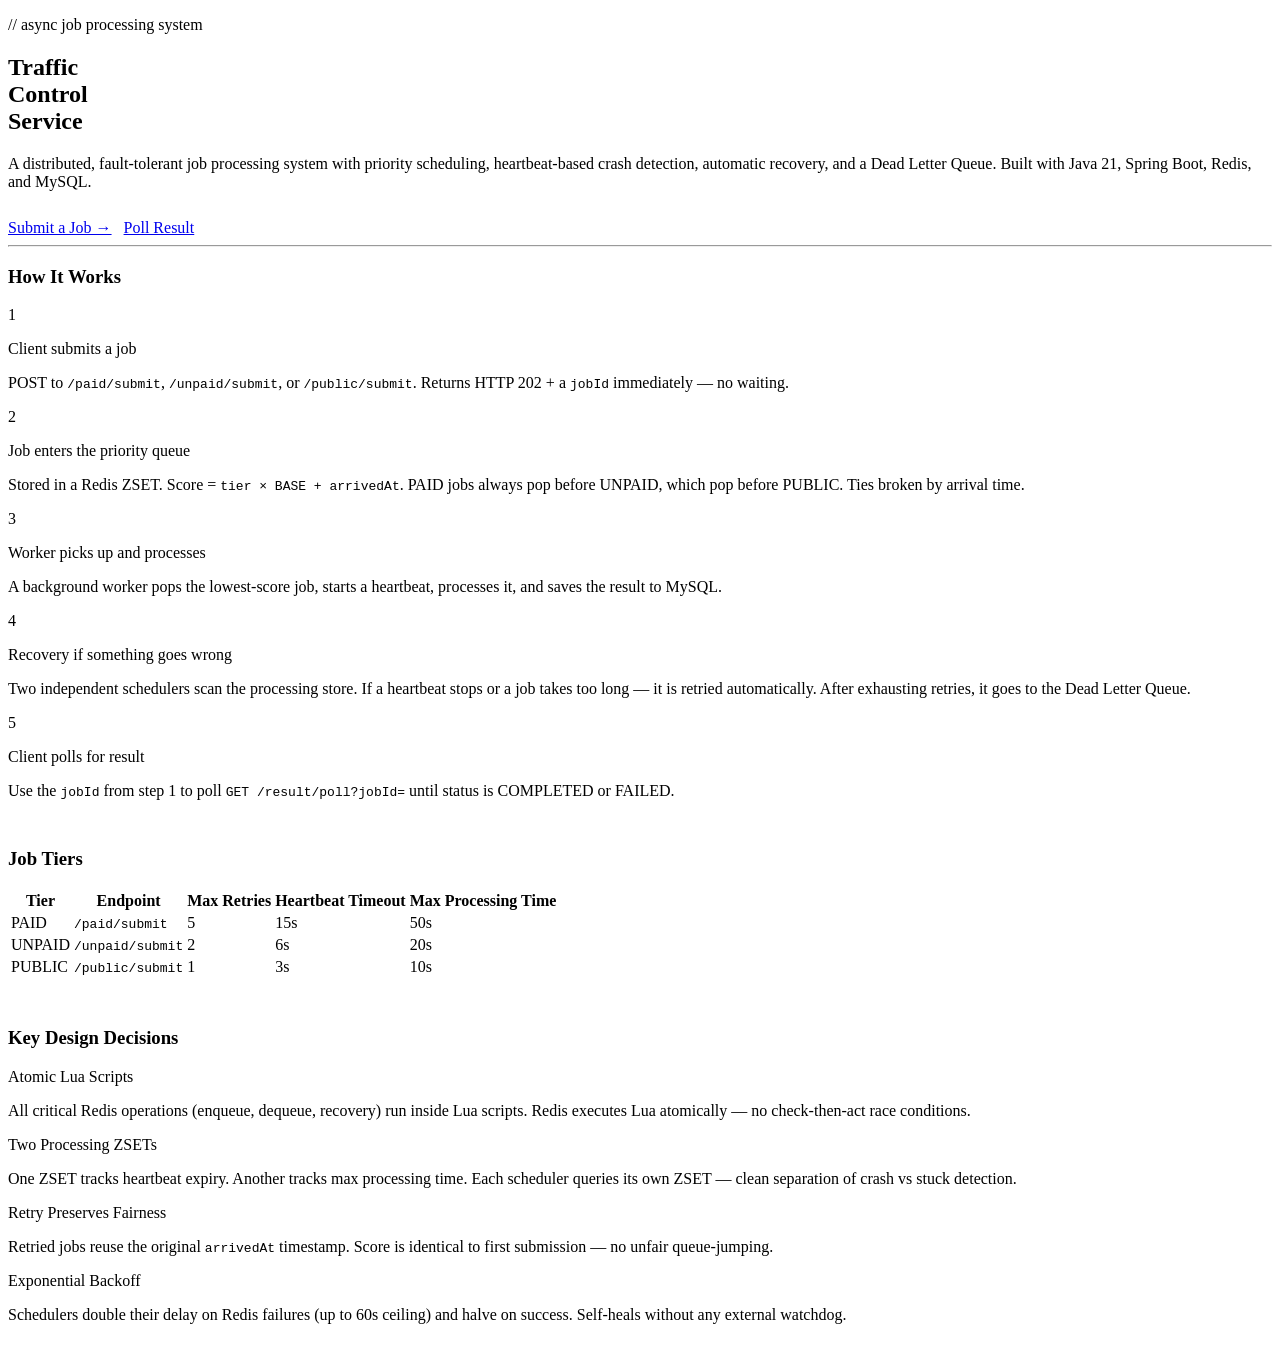
<file: src/main/resources/templates/index.html>
<!DOCTYPE html>
<html xmlns:th="http://www.thymeleaf.org" lang="en">
<head>
    <meta charset="UTF-8"/>
    <meta name="viewport" content="width=device-width, initial-scale=1.0"/>
    <title>Traffic Control Service</title>
    <link rel="stylesheet" th:href="@{/css/style.css}"/>
    <link rel="icon" type="image/svg+xml" th:href="@{/favicon.svg}"/>
</head>
<body>

<div th:replace="~{fragments/navbar :: navbar(activePage='intro')}"></div>

<main>
    <section class="hero">
        <p class="hero-label">// async job processing system</p>
        <h1>Traffic<br/>Control<br/>Service</h1>
        <p class="hero-sub">
            A distributed, fault-tolerant job processing system with priority scheduling,
            heartbeat-based crash detection, automatic recovery, and a Dead Letter Queue.
            Built with Java 21, Spring Boot, Redis, and MySQL.
        </p>
        <div style="display:flex; gap:0.75rem; margin-top:1.75rem; flex-wrap:wrap;">
            <a href="/submit" class="btn btn-primary">Submit a Job →</a>
            <a href="/poll"   class="btn btn-outline">Poll Result</a>
        </div>
    </section>

    <hr class="divider"/>

    <!-- HOW IT WORKS -->
    <section style="margin-bottom:3rem;">
        <h3>How It Works</h3>
        <div class="card" style="margin-top:0.75rem;">
            <div class="flow-step">
                <span class="step-num">1</span>
                <div class="step-content">
                    <p class="result-value">Client submits a job</p>
                    <p>POST to <code>/paid/submit</code>, <code>/unpaid/submit</code>, or <code>/public/submit</code>. Returns HTTP 202 + a <code>jobId</code> immediately — no waiting.</p>
                </div>
            </div>
            <div class="flow-step">
                <span class="step-num">2</span>
                <div class="step-content">
                    <p class="result-value">Job enters the priority queue</p>
                    <p>Stored in a Redis ZSET. Score = <code>tier × BASE + arrivedAt</code>. PAID jobs always pop before UNPAID, which pop before PUBLIC. Ties broken by arrival time.</p>
                </div>
            </div>
            <div class="flow-step">
                <span class="step-num">3</span>
                <div class="step-content">
                    <p class="result-value">Worker picks up and processes</p>
                    <p>A background worker pops the lowest-score job, starts a heartbeat, processes it, and saves the result to MySQL.</p>
                </div>
            </div>
            <div class="flow-step">
                <span class="step-num">4</span>
                <div class="step-content">
                    <p class="result-value">Recovery if something goes wrong</p>
                    <p>Two independent schedulers scan the processing store. If a heartbeat stops or a job takes too long — it is retried automatically. After exhausting retries, it goes to the Dead Letter Queue.</p>
                </div>
            </div>
            <div class="flow-step">
                <span class="step-num">5</span>
                <div class="step-content">
                    <p class="result-value">Client polls for result</p>
                    <p>Use the <code>jobId</code> from step 1 to poll <code>GET /result/poll?jobId=</code> until status is COMPLETED or FAILED.</p>
                </div>
            </div>
        </div>
    </section>

    <!-- TIERS -->
    <section style="margin-bottom:3rem;">
        <h3>Job Tiers</h3>
        <div class="card" style="margin-top:0.75rem; padding:0; overflow:hidden;">
            <table>
                <thead>
                <tr>
                    <th>Tier</th>
                    <th>Endpoint</th>
                    <th>Max Retries</th>
                    <th>Heartbeat Timeout</th>
                    <th>Max Processing Time</th>
                </tr>
                </thead>
                <tbody>
                <tr>
                    <td><span class="badge badge-green">PAID</span></td>
                    <td><code>/paid/submit</code></td>
                    <td>5</td>
                    <td>15s</td>
                    <td>50s</td>
                </tr>
                <tr>
                    <td><span class="badge badge-blue">UNPAID</span></td>
                    <td><code>/unpaid/submit</code></td>
                    <td>2</td>
                    <td>6s</td>
                    <td>20s</td>
                </tr>
                <tr>
                    <td><span class="badge badge-muted">PUBLIC</span></td>
                    <td><code>/public/submit</code></td>
                    <td>1</td>
                    <td>3s</td>
                    <td>10s</td>
                </tr>
                </tbody>
            </table>
        </div>
    </section>

    <!-- KEY DESIGN DECISIONS -->
    <section style="margin-bottom:3rem;">
        <h3>Key Design Decisions</h3>
        <div class="grid-2" style="margin-top:0.75rem;">
            <div class="card">
                <p class="result-value" style="margin-bottom:0.4rem;">Atomic Lua Scripts</p>
                <p>All critical Redis operations (enqueue, dequeue, recovery) run inside Lua scripts. Redis executes Lua atomically — no check-then-act race conditions.</p>
            </div>
            <div class="card">
                <p class="result-value" style="margin-bottom:0.4rem;">Two Processing ZSETs</p>
                <p>One ZSET tracks heartbeat expiry. Another tracks max processing time. Each scheduler queries its own ZSET — clean separation of crash vs stuck detection.</p>
            </div>
            <div class="card">
                <p class="result-value" style="margin-bottom:0.4rem;">Retry Preserves Fairness</p>
                <p>Retried jobs reuse the original <code>arrivedAt</code> timestamp. Score is identical to first submission — no unfair queue-jumping.</p>
            </div>
            <div class="card">
                <p class="result-value" style="margin-bottom:0.4rem;">Exponential Backoff</p>
                <p>Schedulers double their delay on Redis failures (up to 60s ceiling) and halve on success. Self-heals without any external watchdog.</p>
            </div>
        </div>
    </section>
</main>

</body>
</html>
</file>
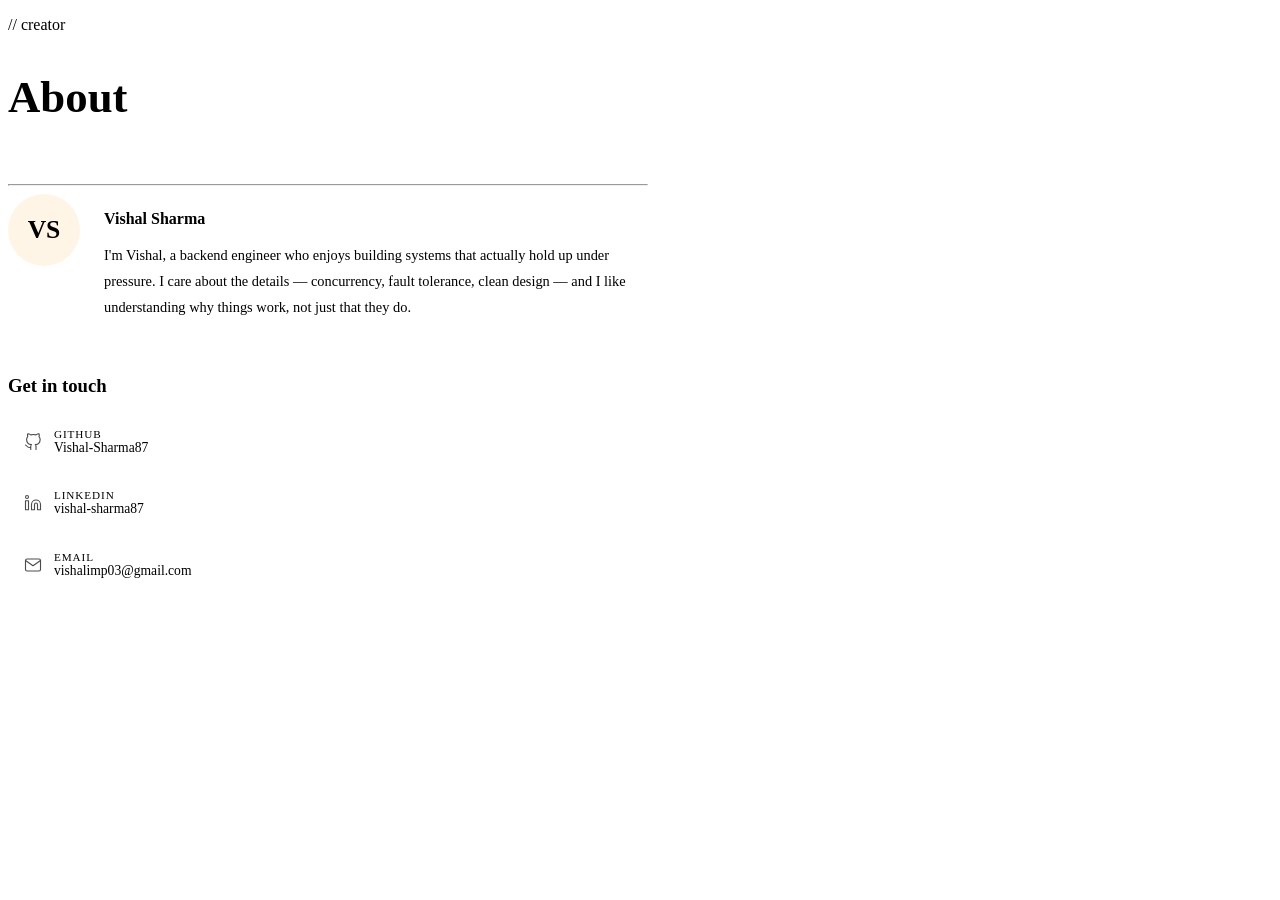
<file: src/main/resources/templates/about.html>
<!DOCTYPE html>
<html xmlns:th="http://www.thymeleaf.org" lang="en">
<head>
    <meta charset="UTF-8"/>
    <meta name="viewport" content="width=device-width, initial-scale=1.0"/>
    <title>About — Traffic Control Service</title>
    <link rel="stylesheet" th:href="@{/css/style.css}"/>
    <link rel="icon" type="image/svg+xml" th:href="@{/favicon.svg}"/>
    <style>
        .about-avatar {
            width: 72px;
            height: 72px;
            border-radius: 50%;
            background: rgba(245,158,11,0.1);
            border: 1px solid var(--amber-dim);
            display: flex;
            align-items: center;
            justify-content: center;
            font-family: var(--font-sans), sans-serif,serif;
            font-weight: 800;
            font-size: 1.6rem;
            color: var(--amber);
            flex-shrink: 0;
        }

        .social-link {
            display: flex;
            align-items: center;
            gap: 0.75rem;
            padding: 0.75rem 1rem;
            border: 1px solid var(--border);
            border-radius: 6px;
            background: var(--surface);
            color: var(--text);
            text-decoration: none;
            font-size: 0.85rem;
            transition: border-color 0.2s, background 0.2s;
        }

        .social-link:hover {
            border-color: var(--amber-dim);
            background: rgba(245,158,11,0.04);
            color: var(--amber);
        }

        .social-icon {
            width: 18px;
            height: 18px;
            flex-shrink: 0;
            opacity: 0.7;
        }

        .social-label {
            color: var(--text-muted);
            font-size: 0.7rem;
            letter-spacing: 0.08em;
            text-transform: uppercase;
        }
    </style>
</head>
<body>

<div th:replace="~{fragments/navbar :: navbar(activePage='about')}"></div>

<main style="max-width: 640px;">
    <section class="hero" style="padding-bottom: 1rem;">
        <p class="hero-label">// creator</p>
        <h1 style="font-size: clamp(1.8rem, 4vw, 2.8rem);">About</h1>
    </section>

    <hr class="divider"/>

    <!-- INTRO -->
    <div style="display: flex; gap: 1.5rem; align-items: flex-start; margin-bottom: 2.5rem;">
        <div class="about-avatar">VS</div>
        <div>
            <p style="color: var(--text); font-size: 1rem; margin-bottom: 0.5rem; font-family: var(--font-sans), sans-serif; font-weight: 600;">Vishal Sharma</p>
            <p style="line-height: 1.8; font-size: 0.9rem;">
                I'm Vishal, a backend engineer who enjoys building systems that actually hold up under pressure.
                I care about the details — concurrency, fault tolerance, clean design — and I like understanding
                why things work, not just that they do.
            </p>
        </div>
    </div>

    <!-- SOCIAL LINKS -->
    <h3>Get in touch</h3>
    <div style="display: flex; flex-direction: column; gap: 0.6rem; margin-top: 0.75rem;">

        <a href="https://github.com/Vishal-Sharma87" target="_blank" class="social-link">
            <svg class="social-icon" viewBox="0 0 24 24" fill="none" stroke="currentColor" stroke-width="1.5" stroke-linecap="round" stroke-linejoin="round">
                <path d="M9 19c-5 1.5-5-2.5-7-3m14 6v-3.87a3.37 3.37 0 0 0-.94-2.61c3.14-.35 6.44-1.54 6.44-7A5.44 5.44 0 0 0 20 4.77 5.07 5.07 0 0 0 19.91 1S18.73.65 16 2.48a13.38 13.38 0 0 0-7 0C6.27.65 5.09 1 5.09 1A5.07 5.07 0 0 0 5 4.77a5.44 5.44 0 0 0-1.5 3.78c0 5.42 3.3 6.61 6.44 7A3.37 3.37 0 0 0 9 18.13V22"/>
            </svg>
            <div>
                <div class="social-label">GitHub</div>
                <div>Vishal-Sharma87</div>
            </div>
        </a>

        <a href="https://www.linkedin.com/in/vishal-sharma87/" target="_blank" class="social-link">
            <svg class="social-icon" viewBox="0 0 24 24" fill="none" stroke="currentColor" stroke-width="1.5" stroke-linecap="round" stroke-linejoin="round">
                <path d="M16 8a6 6 0 0 1 6 6v7h-4v-7a2 2 0 0 0-2-2 2 2 0 0 0-2 2v7h-4v-7a6 6 0 0 1 6-6z"/>
                <rect x="2" y="9" width="4" height="12"/>
                <circle cx="4" cy="4" r="2"/>
            </svg>
            <div>
                <div class="social-label">LinkedIn</div>
                <div>vishal-sharma87</div>
            </div>
        </a>

        <a href="mailto:vishalimp03@gmail.com" class="social-link">
            <svg class="social-icon" viewBox="0 0 24 24" fill="none" stroke="currentColor" stroke-width="1.5" stroke-linecap="round" stroke-linejoin="round">
                <path d="M4 4h16c1.1 0 2 .9 2 2v12c0 1.1-.9 2-2 2H4c-1.1 0-2-.9-2-2V6c0-1.1.9-2 2-2z"/>
                <polyline points="22,6 12,13 2,6"/>
            </svg>
            <div>
                <div class="social-label">Email</div>
                <div>vishalimp03@gmail.com</div>
            </div>
        </a>

    </div>
</main>

</body>
</html>
</file>
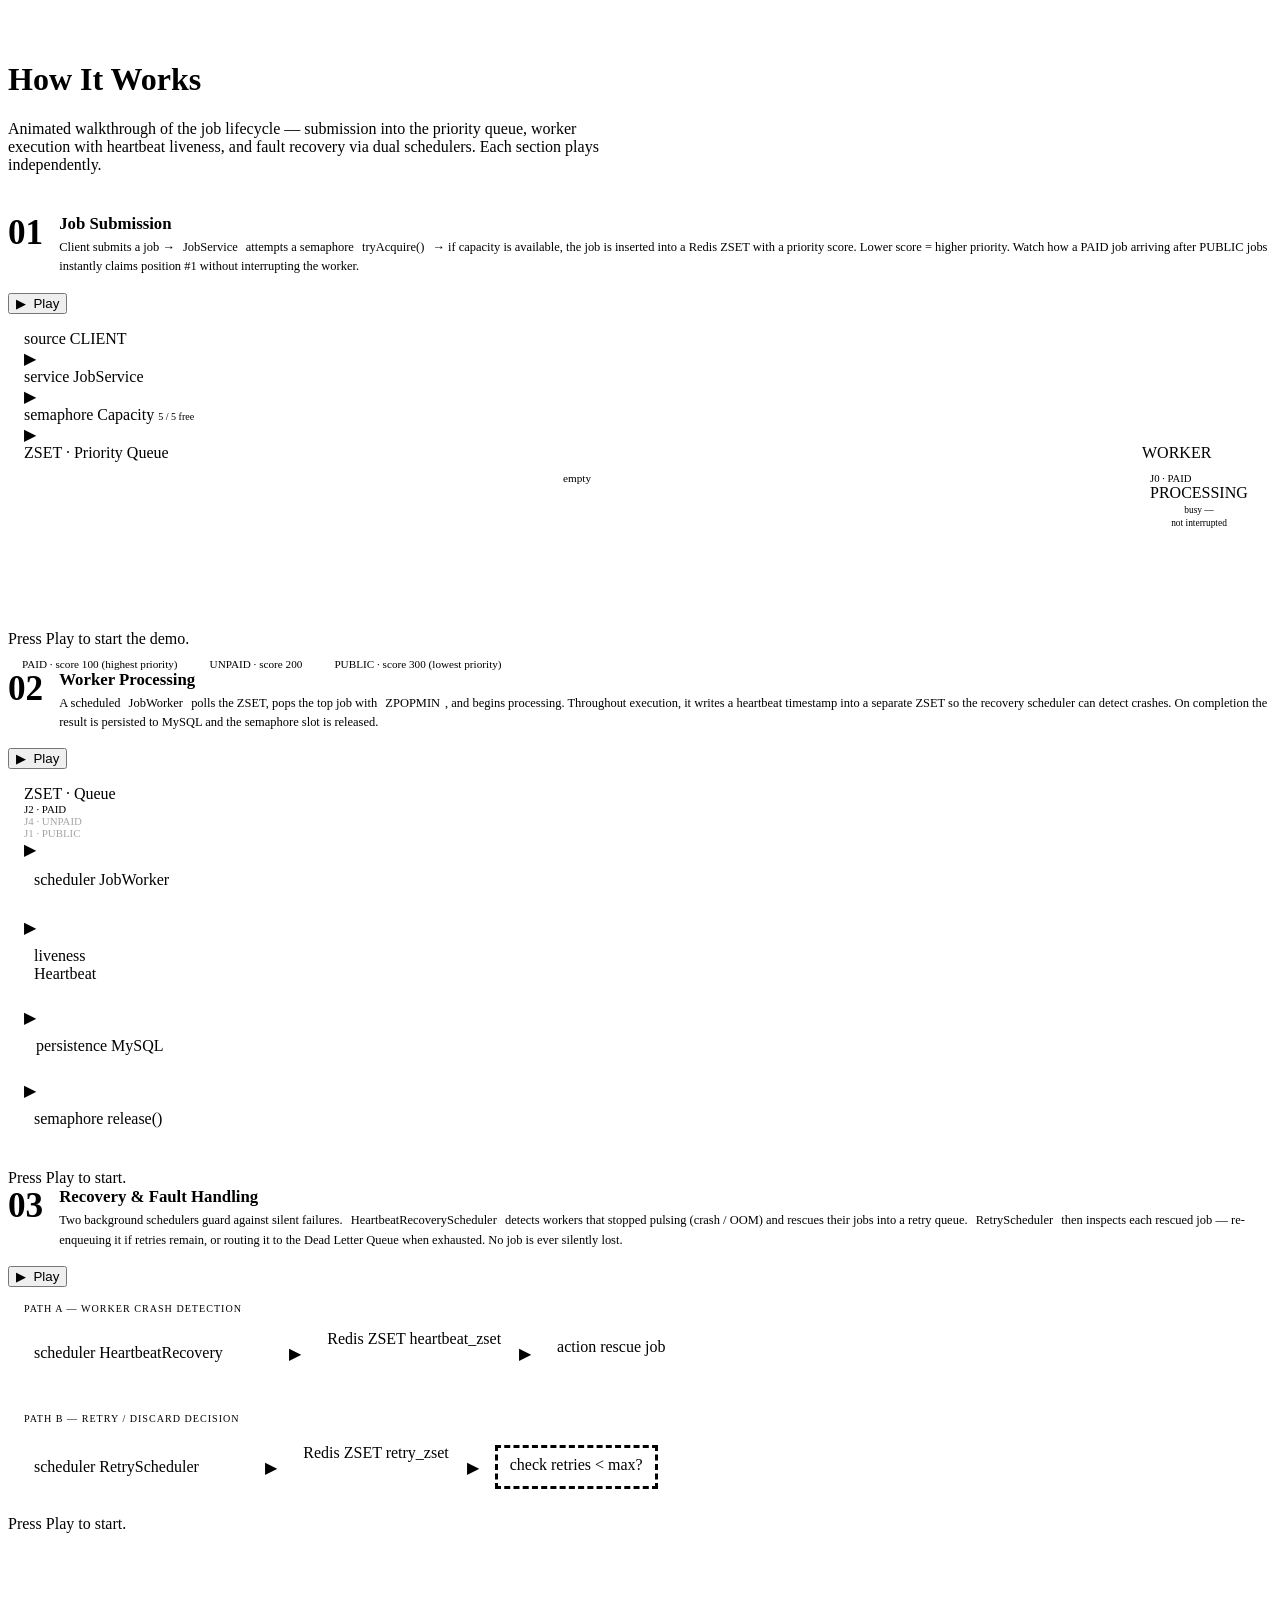
<file: src/main/resources/templates/demo.html>
<!DOCTYPE html>
<html xmlns:th="http://www.thymeleaf.org" lang="en"><head>
    <meta charset="UTF-8" />
    <meta name="viewport" content="width=device-width, initial-scale=1.0" />
    <title>How It Works — Traffic Control</title>
    <link rel="stylesheet" th:href="@{/css/style.css}" />
    <link rel="stylesheet" th:href="@{/css/demo.css}" />
    <link rel="icon" type="image/svg+xml" th:href="@{/favicon.svg}"/>
    <style>
        .demo-page-intro { max-width: 620px; margin-bottom: 2.5rem; }
        .section-header  { display: flex; gap: 1rem; align-items: flex-start; margin-bottom: 1rem; }
        .section-num {
            font-size: 2.2rem; font-weight: 700; color: var(--border);
            font-family: var(--font-mono),monospace,monospace; line-height: 1; flex-shrink: 0; padding-top: 1px;
        }
        .section-title { font-size: 1.05rem; font-weight: 600; color: var(--text); margin: 0 0 4px; }
        .section-desc  { font-size: 0.78rem; color: var(--text-muted); line-height: 1.55; margin: 0; }
        .section-desc code { font-family: var(--font-mono),monospace; color: var(--text); background: var(--surface-2); padding: 1px 5px; border-radius: 3px; }

        /* tier legend */
        .tier-legend { display: flex; gap: 18px; margin-top: 10px; flex-wrap: wrap; }
        .tier-legend-item { display: flex; align-items: center; gap: 6px; font-size: 0.7rem; font-family: var(--font-mono),monospace; }
        .tier-legend-dot  { width: 8px; height: 8px; border-radius: 50%; display: inline-block; flex-shrink: 0; }

        /* recovery-specific */
        .path-label { font-size: 0.64rem; font-family: var(--font-mono),monospace; padding: 2px 7px; border-radius: 3px; white-space: nowrap; }
        .path-retry   { background: rgba(59,130,246,0.12); color: var(--blue); border: 1px solid rgba(59,130,246,0.28); }
        .path-discard { background: rgba(239,68,68,0.12);  color: var(--red);  border: 1px solid rgba(239,68,68,0.28);  }
        .split-path { display: flex; align-items: center; gap: 6px; }

        .path-section-label {
            font-size: 0.63rem; color: var(--text-muted); font-family: var(--font-mono),monospace;
            text-transform: uppercase; letter-spacing: 0.1em; margin-bottom: 8px;
        }
        .path-divider { border: none; border-top: 1px solid var(--border); margin: 4px 0 12px; }

        .recovery-path { display: flex; align-items: center; gap: 8px; flex-wrap: wrap; padding: 0 0 12px; }

        .hb-row { display: flex; align-items: center; gap: 6px; }
    </style>
</head>
<body>

<div th:replace="~{fragments/navbar :: navbar('demo')}"></div>

<main class="container" style="padding-top: 2rem; padding-bottom: 4rem;">

    <div class="demo-page-intro">
        <h1 class="page-title">How It Works</h1>
        <p class="page-sub" style="margin-top: 6px;">
            Animated walkthrough of the job lifecycle — submission into the priority queue,
            worker execution with heartbeat liveness, and fault recovery via dual schedulers.
            Each section plays independently.
        </p>
    </div>

    <!-- ══════════════════════════════════════════════════════════
         01  JOB SUBMISSION
    ══════════════════════════════════════════════════════════ -->
    <section class="demo-section" id="sec1">
        <div class="section-header">
            <div class="section-num">01</div>
            <div>
                <h2 class="section-title">Job Submission</h2>
                <p class="section-desc">
                    Client submits a job → <code>JobService</code> attempts a semaphore
                    <code>tryAcquire()</code> → if capacity is available, the job is inserted into a
                    Redis ZSET with a priority score. Lower score = higher priority.
                    Watch how a <span style="color:var(--green); font-weight:500;">PAID</span> job
                    arriving after <span style="color:var(--amber); font-weight:500;">PUBLIC</span>
                    jobs instantly claims position&nbsp;#1 without interrupting the worker.
                </p>
            </div>
        </div>

        <div class="play-reveal" id="play1-wrap">
            <button class="btn" id="play1-btn" onclick="runSection1()">▶&nbsp; Play</button>
        </div>

        <div class="demo-stage" id="stage1">
            <div class="stage-row" style="flex-wrap: wrap; align-items: flex-start; gap: 8px; padding: 16px;">

                <!-- CLIENT -->
                <div class="stage-center-v">
                    <div class="comp" id="s1-client">
                        <span class="comp-label">source</span>
                        <span class="comp-name">CLIENT</span>
                    </div>
                </div>
                <div class="stage-center-v">
                    <div class="connector-line" id="s1-arr1">
                        <div class="connector-dash" style="width:22px; height:1px;"></div>▶
                    </div>
                </div>

                <!-- JOB SERVICE -->
                <div class="stage-center-v">
                    <div class="comp" id="s1-api">
                        <span class="comp-label">service</span>
                        <span class="comp-name">JobService</span>
                    </div>
                </div>
                <div class="stage-center-v">
                    <div class="connector-line" id="s1-arr2">
                        <div class="connector-dash" style="width:22px; height:1px;"></div>▶
                    </div>
                </div>

                <!-- CAPACITY CHECK -->
                <div class="stage-center-v">
                    <div class="comp" id="s1-cap">
                        <span class="comp-label">semaphore</span>
                        <span class="comp-name">Capacity</span>
                        <span id="s1-cap-detail" style="font-size:0.63rem; color:var(--text-muted); font-family:var(--font-mono),monospace; margin-top:3px;">5 / 5 free</span>
                    </div>
                </div>
                <div class="stage-center-v">
                    <div class="connector-line" id="s1-arr3">
                        <div class="connector-dash" style="width:22px; height:1px;"></div>▶
                    </div>
                </div>

                <!-- QUEUE + WORKER -->
                <div style="display:flex; gap:12px; align-items:flex-start; flex:1; min-width:230px;">
                    <!-- ZSET Queue -->
                    <div style="flex:1;">
                        <div class="demo-meta">ZSET · Priority Queue</div>
                        <div class="queue-container" id="s1-queue" style="min-height: 152px;">
                            <div id="s1-empty" style="text-align:center; color:var(--text-muted); font-size:0.7rem; font-family:var(--font-mono),monospace; padding:10px 0;">
                                empty
                            </div>
                        </div>
                    </div>
                    <!-- Worker (pre-occupied) -->
                    <div style="min-width: 114px;">
                        <div class="demo-meta">WORKER</div>
                        <div class="comp" id="s1-worker" style="gap:5px; padding:10px 8px;">
                            <div class="job-token paid" style="font-size:0.67rem;">
                                <span class="tier-dot"></span>J0 · PAID
                            </div>
                            <div class="status-badge status-processing">PROCESSING</div>
                            <div style="font-size:0.59rem; color:var(--text-muted); font-family:var(--font-mono),monospace; text-align:center; margin-top:2px; line-height:1.4;">
                                busy —<br>not interrupted
                            </div>
                        </div>
                    </div>
                </div>
            </div>

            <div class="demo-controls">
                <span class="demo-status-text" id="s1-status">Press Play to start the demo.</span>
                <div class="progress-bar-wrap" style="width:110px;">
                    <div class="progress-bar-fill" id="s1-progress"></div>
                </div>
            </div>
        </div>

        <div class="tier-legend">
            <div class="tier-legend-item" style="color:var(--green);">
                <span class="tier-legend-dot" style="background:var(--green);"></span>
                PAID · score&nbsp;100 (highest priority)
            </div>
            <div class="tier-legend-item" style="color:var(--blue);">
                <span class="tier-legend-dot" style="background:var(--blue);"></span>
                UNPAID · score&nbsp;200
            </div>
            <div class="tier-legend-item" style="color:var(--amber);">
                <span class="tier-legend-dot" style="background:var(--amber);"></span>
                PUBLIC · score&nbsp;300 (lowest priority)
            </div>
        </div>
    </section>

    <!-- ══════════════════════════════════════════════════════════
         02  WORKER PROCESSING
    ══════════════════════════════════════════════════════════ -->
    <section class="demo-section" id="sec2">
        <div class="section-header">
            <div class="section-num">02</div>
            <div>
                <h2 class="section-title">Worker Processing</h2>
                <p class="section-desc">
                    A scheduled <code>JobWorker</code> polls the ZSET, pops the top job with
                    <code>ZPOPMIN</code>, and begins processing. Throughout execution, it writes a
                    heartbeat timestamp into a separate ZSET so the recovery scheduler can detect
                    crashes. On completion the result is persisted to MySQL and the semaphore
                    slot is released.
                </p>
            </div>
        </div>

        <div class="play-reveal" id="play2-wrap">
            <button class="btn" id="play2-btn" onclick="runSection2()">▶&nbsp; Play</button>
        </div>

        <div class="demo-stage" id="stage2">
            <div class="stage-row" style="flex-wrap:wrap; gap:8px; align-items:flex-start; padding:16px;">

                <!-- Source Queue -->
                <div class="stage-center-v">
                    <div>
                        <div class="demo-meta">ZSET · Queue</div>
                        <div class="queue-container" id="s2-queue-box" style="gap:5px; min-width:100px;">
                            <div id="s2-q-top" class="job-token paid" style="transition: opacity 0.45s; font-size:0.68rem;">
                                <span class="tier-dot"></span>J2 · PAID
                            </div>
                            <div class="job-token unpaid" style="opacity:0.35; font-size:0.68rem;">
                                <span class="tier-dot"></span>J4 · UNPAID
                            </div>
                            <div class="job-token public" style="opacity:0.35; font-size:0.68rem;">
                                <span class="tier-dot"></span>J1 · PUBLIC
                            </div>
                        </div>
                    </div>
                </div>
                <div class="stage-center-v">
                    <div class="connector-line" id="s2-arr1">
                        <div class="connector-dash" style="width:22px;height:1px;"></div>▶
                    </div>
                </div>

                <!-- Worker -->
                <div class="stage-center-v">
                    <div class="comp" id="s2-worker" style="padding:12px 10px; gap:5px; min-width:115px;">
                        <span class="comp-label">scheduler</span>
                        <span class="comp-name">JobWorker</span>
                        <div id="s2-worker-job" style="opacity:0; transition:opacity 0.4s; margin-top:4px;">
                            <div class="job-token paid" style="font-size:0.68rem;">
                                <span class="tier-dot"></span>J2 · PAID
                            </div>
                        </div>
                        <div id="s2-worker-status" class="status-badge" style="opacity:0; transition:opacity 0.4s;"></div>
                    </div>
                </div>

                <!-- Heartbeat branch -->
                <div class="stage-center-v">
                    <div class="connector-line" id="s2-arr-hb">
                        <div class="connector-dash" style="width:20px;height:1px;"></div>▶
                    </div>
                </div>
                <div class="stage-center-v">
                    <div class="comp" id="s2-hb" style="padding:10px 10px; gap:4px;">
                        <span class="comp-label">liveness</span>
                        <div class="hb-row">
                            <span class="comp-name">Heartbeat</span>
                            <span class="hb-dot" id="s2-hb-dot" style="background:var(--border);"></span>
                        </div>
                        <div id="s2-hb-zset" style="font-size:0.62rem; color:var(--text-muted); font-family:var(--font-mono),monospace; margin-top:3px; opacity:0; transition:opacity 0.4s; white-space:nowrap;">
                            hb_zset updated ✓
                        </div>
                    </div>
                </div>

                <div class="stage-center-v">
                    <div class="connector-line" id="s2-arr2">
                        <div class="connector-dash" style="width:20px;height:1px;"></div>▶
                    </div>
                </div>

                <!-- MySQL -->
                <div class="stage-center-v">
                    <div class="comp" id="s2-mysql" style="padding:10px 12px;">
                        <span class="comp-label">persistence</span>
                        <span class="comp-name">MySQL</span>
                        <div id="s2-mysql-saved" style="font-size:0.62rem; color:var(--green); font-family:var(--font-mono),monospace; margin-top:4px; opacity:0; transition:opacity 0.4s; white-space:nowrap;">
                            result saved ✓
                        </div>
                    </div>
                </div>

                <div class="stage-center-v">
                    <div class="connector-line" id="s2-arr3">
                        <div class="connector-dash" style="width:20px;height:1px;"></div>▶
                    </div>
                </div>

                <!-- Semaphore release -->
                <div class="stage-center-v">
                    <div class="comp" id="s2-sem" style="padding:10px 10px;">
                        <span class="comp-label">semaphore</span>
                        <span class="comp-name">release()</span>
                        <div id="s2-sem-freed" style="font-size:0.62rem; color:var(--green); font-family:var(--font-mono),monospace; margin-top:4px; opacity:0; transition:opacity 0.4s; white-space:nowrap;">
                            slot freed ✓
                        </div>
                    </div>
                </div>
            </div>

            <div class="demo-controls">
                <span class="demo-status-text" id="s2-status">Press Play to start.</span>
                <div class="progress-bar-wrap" style="width:110px;">
                    <div class="progress-bar-fill" id="s2-progress"></div>
                </div>
            </div>
        </div>
    </section>

    <!-- ══════════════════════════════════════════════════════════
         03  RECOVERY
    ══════════════════════════════════════════════════════════ -->
    <section class="demo-section" id="sec3">
        <div class="section-header">
            <div class="section-num">03</div>
            <div>
                <h2 class="section-title">Recovery &amp; Fault Handling</h2>
                <p class="section-desc">
                    Two background schedulers guard against silent failures.
                    <code>HeartbeatRecoveryScheduler</code> detects workers that stopped pulsing
                    (crash / OOM) and rescues their jobs into a retry queue.
                    <code>RetryScheduler</code> then inspects each rescued job — re-enqueuing it
                    if retries remain, or routing it to the Dead Letter Queue when exhausted.
                    No job is ever silently lost.
                </p>
            </div>
        </div>

        <div class="play-reveal" id="play3-wrap">
            <button class="btn" id="play3-btn" onclick="runSection3()">▶&nbsp; Play</button>
        </div>

        <div class="demo-stage" id="stage3">
            <div style="padding: 16px 16px 0;">

                <!-- PATH A -->
                <div class="path-section-label">PATH A — Worker crash detection</div>
                <div class="recovery-path">
                    <div class="comp" id="s3-hb-sched" style="padding:8px 10px;">
                        <span class="comp-label">scheduler</span>
                        <span class="comp-name">HeartbeatRecovery</span>
                        <span id="s3-hb-sched-detail" style="font-size:0.61rem; color:var(--text-muted); font-family:var(--font-mono),monospace; margin-top:2px; opacity:0; transition:opacity 0.4s;">scanning…</span>
                    </div>
                    <div class="connector-line" id="s3-arr-a1">
                        <div class="connector-dash" style="width:20px;height:1px;"></div>▶
                    </div>
                    <div class="comp" id="s3-hb-zset" style="padding:8px 10px;">
                        <span class="comp-label">Redis ZSET</span>
                        <span class="comp-name">heartbeat_zset</span>
                        <div id="s3-stale-job" style="margin-top:5px; opacity:0; transition:opacity 0.4s;">
                            <div class="job-token unpaid" style="font-size:0.66rem;">
                                <span class="tier-dot"></span>J7 · UNPAID
                            </div>
                            <div style="font-size:0.59rem; color:var(--red); font-family:var(--font-mono),monospace; margin-top:2px;">⚠ stale — no heartbeat</div>
                        </div>
                    </div>
                    <div class="connector-line" id="s3-arr-a2">
                        <div class="connector-dash" style="width:20px;height:1px;"></div>▶
                    </div>
                    <div class="comp" id="s3-rescued" style="padding:8px 10px;">
                        <span class="comp-label">action</span>
                        <span class="comp-name">rescue job</span>
                        <div id="s3-rescued-detail" style="font-size:0.61rem; color:var(--green); font-family:var(--font-mono),monospace; margin-top:2px; opacity:0; transition:opacity 0.4s; white-space:nowrap;">
                            → retry_zset ✓
                        </div>
                    </div>
                </div>

                <hr class="path-divider" />

                <!-- PATH B -->
                <div class="path-section-label">PATH B — Retry / discard decision</div>
                <div class="recovery-path">
                    <div class="comp" id="s3-retry-sched" style="padding:8px 10px;">
                        <span class="comp-label">scheduler</span>
                        <span class="comp-name">RetryScheduler</span>
                        <span id="s3-retry-sched-detail" style="font-size:0.61rem; color:var(--text-muted); font-family:var(--font-mono),monospace; margin-top:2px; opacity:0; transition:opacity 0.4s;">scanning…</span>
                    </div>
                    <div class="connector-line" id="s3-arr-b1">
                        <div class="connector-dash" style="width:20px;height:1px;"></div>▶
                    </div>
                    <div class="comp" id="s3-retry-zset" style="padding:8px 10px;">
                        <span class="comp-label">Redis ZSET</span>
                        <span class="comp-name">retry_zset</span>
                        <div id="s3-retry-job" style="margin-top:5px; opacity:0; transition:opacity 0.4s;">
                            <div class="job-token unpaid" style="font-size:0.66rem;">
                                <span class="tier-dot"></span>J7 · UNPAID
                            </div>
                            <div id="s3-retry-count-label" style="font-size:0.59rem; color:var(--text-muted); font-family:var(--font-mono),monospace; margin-top:2px;">retries: 1 / 3</div>
                        </div>
                    </div>
                    <div class="connector-line" id="s3-arr-b2">
                        <div class="connector-dash" style="width:20px;height:1px;"></div>▶
                    </div>
                    <!-- Decision box -->
                    <div class="comp" id="s3-decision" style="padding:8px 12px; border-style:dashed;">
                        <span class="comp-label">check</span>
                        <span class="comp-name">retries &lt; max?</span>
                        <div id="s3-decision-result" style="margin-top:4px; opacity:0; transition:opacity 0.4s; font-size:0.72rem; font-family:var(--font-mono),monospace; font-weight:600;"></div>
                    </div>
                    <!-- Split arrows -->
                    <div style="display:flex; flex-direction:column; gap:7px;">
                        <div class="split-path" id="s3-path-retry" style="opacity:0; transition:opacity 0.4s;">
                            <div style="width:16px; height:1px; background:var(--blue);"></div>
                            <span class="path-label path-retry">YES → re-enqueue</span>
                            <div style="width:10px; height:1px; background:var(--blue);"></div>▶
                        </div>
                        <div class="split-path" id="s3-path-discard" style="opacity:0; transition:opacity 0.4s;">
                            <div style="width:16px; height:1px; background:var(--red);"></div>
                            <span class="path-label path-discard">NO → DLQ</span>
                            <div style="width:22px; height:1px; background:var(--red);"></div>▶
                        </div>
                    </div>
                    <!-- Outcome boxes -->
                    <div style="display:flex; flex-direction:column; gap:7px;">
                        <div class="comp" id="s3-requeue" style="padding:7px 10px; opacity:0; transition:opacity 0.4s;">
                            <span class="comp-label">back to</span>
                            <span class="comp-name">priority_zset</span>
                        </div>
                        <div class="comp" id="s3-dlq" style="padding:7px 10px; opacity:0; transition:opacity 0.4s; border-color:rgba(239,68,68,0.3);">
                            <span class="comp-label">dead letter</span>
                            <span class="comp-name" style="color:var(--red);">DLQ</span>
                        </div>
                    </div>
                </div>
            </div>

            <div class="demo-controls">
                <span class="demo-status-text" id="s3-status">Press Play to start.</span>
                <div class="progress-bar-wrap" style="width:110px;">
                    <div class="progress-bar-fill" id="s3-progress"></div>
                </div>
            </div>
        </div>
    </section>

</main>

<script>
    /* ════════════════════════════════════════════════════════════
       DEMO PAGE — ANIMATION ENGINE
       Three independent sections, each triggered by a Play button
       that appears when the section scrolls into view.
    ════════════════════════════════════════════════════════════ */

    const sleep = ms => new Promise(r => setTimeout(r, ms));

    // ── Generic DOM helpers ──────────────────────────────────────
    const $ = id => document.getElementById(id);

    function activate(id)   { const e = $(id); if (e) e.classList.add('active'); }
    function deactivate(id) { const e = $(id); if (e) e.classList.remove('active'); }
    function succeed(id)    { const e = $(id); if (e) e.classList.add('success'); }
    function fade(id, show) { const e = $(id); if (e) e.style.opacity = show ? '1' : '0'; }
    function setTxt(id, t)  { const e = $(id); if (e) e.textContent = t; }

    function setStatus(n, msg, highlight = false) {
        const e = $(`s${n}-status`);
        if (!e) return;
        e.textContent = msg;
        e.className = 'demo-status-text' + (highlight ? ' highlight' : '');
    }

    function setProgress(n, pct) {
        const e = $(`s${n}-progress`);
        if (e) e.style.width = pct + '%';
    }

    // ── Intersection observers — reveal Play buttons on scroll ───
    [1, 2, 3].forEach(n => {
        const section  = $('sec' + n);
        const playWrap = $('play' + n + '-wrap');
        if (!section || !playWrap) return;
        const obs = new IntersectionObserver(entries => {
            if (entries[0].isIntersecting) {
                playWrap.classList.add('visible');
                obs.disconnect();
            }
        }, { threshold: 0.22 });
        obs.observe(section);
    });


    /* ════════════════════════════════════════════════════════════
       SECTION 1 — JOB SUBMISSION
       5 jobs arrive in mixed tier order; each inserts at the
       correct priority position in the ZSET. Worker stays busy.
    ════════════════════════════════════════════════════════════ */
    let s1Running = false;
    const s1Queue = [];

    function renderQueue1(highlightId) {
        const container = $('s1-queue');
        const emptyEl   = $('s1-empty');
        if (!container) return;

        container.querySelectorAll('.qi').forEach(el => el.remove());

        if (s1Queue.length === 0) {
            if (emptyEl) emptyEl.style.display = 'block';
            return;
        }
        if (emptyEl) emptyEl.style.display = 'none';

        // Sort: lower score = higher priority; tie-break by arrival seq
        const sorted = [...s1Queue].sort((a, b) => a.score - b.score || a.seq - b.seq);

        sorted.forEach((job, idx) => {
            const isNew = job.id === highlightId;
            const row = document.createElement('div');
            row.className = 'qi queue-item';
            row.style.cssText = 'display:flex; align-items:center; justify-content:space-between; opacity:' + (isNew ? '0' : '1');

            row.innerHTML =
                `<span style="font-size:0.59rem;color:var(--text-muted);font-family:var(--font-mono),monospace;margin-right:5px;">#${idx + 1}</span>` +
                `<span class="job-token ${job.tier}" style="flex:1;font-size:0.67rem;">` +
                `<span class="tier-dot"></span>${job.label}&nbsp;·&nbsp;${job.tier.toUpperCase()}</span>` +
                `<span style="font-size:0.59rem;color:var(--text-muted);font-family:var(--font-mono),monospace;">s:${job.score}</span>`;

            container.appendChild(row);

            if (isNew) {
                requestAnimationFrame(() => {
                    row.style.transition = 'opacity 0.4s';
                    row.style.opacity    = '1';
                });
            }
        });
    }

    function resetSection1() {
        s1Queue.length = 0;
        renderQueue1(null);

        ['s1-client', 's1-api', 's1-cap'].forEach(id => {
            deactivate(id);
            const e = $(id); if (e) e.classList.remove('success');
        });
        ['s1-arr1', 's1-arr2', 's1-arr3'].forEach(deactivate);
        setTxt('s1-cap-detail', '5 / 5 free');
        setStatus(1, 'Press Play to start the demo.');
        setProgress(1, 0);
    }

    async function runSection1() {
        if (s1Running) return;
        s1Running = true;
        const btn = $('play1-btn');
        btn.disabled = true;
        btn.textContent = '⏳ Running…';

        resetSection1();

        const jobs = [
            { id:'J1', tier:'public',  score:300, label:'J1', seq:1 },
            { id:'J2', tier:'paid',    score:100, label:'J2', seq:2 },
            { id:'J3', tier:'public',  score:300, label:'J3', seq:3 },
            { id:'J4', tier:'unpaid',  score:200, label:'J4', seq:4 },
            { id:'J5', tier:'paid',    score:100, label:'J5', seq:5 },
        ];

        for (let i = 0; i < jobs.length; i++) {
            const job = jobs[i];
            const n   = i + 1;

            // CLIENT → active
            setStatus(1, `[${n}/5] Client submitting ${job.tier.toUpperCase()} job ${job.label}…`, true);
            activate('s1-client');
            await sleep(440);

            // → JobService
            activate('s1-arr1'); deactivate('s1-client'); activate('s1-api');
            setStatus(1, `JobService.submit() — tier: ${job.tier.toUpperCase()}, computing priority score…`);
            await sleep(440);

            // → Capacity Check
            activate('s1-arr2'); deactivate('s1-arr1'); deactivate('s1-api'); activate('s1-cap');
            const free = 5 - n;
            setTxt('s1-cap-detail', `${free} / 5 free`);
            setStatus(1, `tryAcquire() → OK. Semaphore slot acquired. ${free} remaining.`);
            await sleep(490);

            // → Queue (ZSET insert)
            activate('s1-arr3'); deactivate('s1-arr2'); deactivate('s1-cap');

            s1Queue.push(job);
            const sorted  = [...s1Queue].sort((a, b) => a.score - b.score || a.seq - b.seq);
            const pos      = sorted.findIndex(j => j.id === job.id) + 1;
            renderQueue1(job.id);

            const jumped = job.tier === 'paid' && pos === 1 && n > 1;
            setStatus(
                1,
                jumped
                    ? `${job.label} (score 100) jumps to position #1 — surpasses ${n - 1} waiting job${n > 2 ? 's' : ''}!`
                    : `${job.label} inserted at position #${pos} in ZSET (score ${job.score}).`,
                jumped
            );

            setProgress(1, Math.round(n / jobs.length * 100));
            await sleep(860);
            deactivate('s1-arr3');
        }

        setStatus(1, '✓ Queue full (5 / 5). Worker pops position #1 (PAID) next. Lower tiers wait in line.');

        btn.disabled  = false;
        btn.textContent = '↺ Replay';
        s1Running = false;
    }


    /* ════════════════════════════════════════════════════════════
       SECTION 2 — WORKER PROCESSING
       Worker pops top job → processes → heartbeat pulses →
       MySQL persist → semaphore release.
    ════════════════════════════════════════════════════════════ */
    let s2Running = false;

    function resetSection2() {
        ['s2-worker', 's2-hb', 's2-mysql', 's2-sem'].forEach(id => {
            deactivate(id);
            const e = $(id); if (e) e.classList.remove('success');
        });
        ['s2-arr1', 's2-arr-hb', 's2-arr2', 's2-arr3'].forEach(deactivate);
        fade('s2-worker-job', false);
        fade('s2-worker-status', false);
        fade('s2-hb-zset', false);
        fade('s2-mysql-saved', false);
        fade('s2-sem-freed', false);

        const hbDot = $('s2-hb-dot');
        if (hbDot) { hbDot.classList.remove('pulse'); hbDot.style.background = 'var(--border)'; }

        const wSt = $('s2-worker-status');
        if (wSt) { wSt.className = 'status-badge'; wSt.textContent = ''; }

        const qTop = $('s2-q-top');
        if (qTop) qTop.style.opacity = '1';

        setStatus(2, 'Press Play to start.');
        setProgress(2, 0);
    }

    async function runSection2() {
        if (s2Running) return;
        s2Running = true;
        const btn = $('play2-btn');
        btn.disabled = true;
        btn.textContent = '⏳ Running…';

        resetSection2();

        // Step 1: Worker polls
        setStatus(2, 'JobWorker wakes on schedule — polling priority_zset for next job…', true);
        activate('s2-arr1'); activate('s2-worker');
        await sleep(620);

        // Step 2: ZPOPMIN — pop top job
        setStatus(2, 'ZPOPMIN → J2 (PAID, score 100) popped from queue.');
        const qTop = $('s2-q-top');
        if (qTop) qTop.style.opacity = '0';
        deactivate('s2-arr1');
        setProgress(2, 20);
        await sleep(520);

        // Step 3: Job enters worker, status → PROCESSING
        fade('s2-worker-job', true);
        const wSt = $('s2-worker-status');
        if (wSt) { wSt.className = 'status-badge status-processing'; wSt.textContent = 'PROCESSING'; wSt.style.opacity = '1'; }
        setStatus(2, 'Job status → PROCESSING. Worker begins execution.');
        setProgress(2, 35);
        await sleep(680);

        // Step 4: Heartbeat pulses × 3
        setStatus(2, 'Worker pulsing heartbeat into heartbeat_zset (every N seconds)…', true);
        activate('s2-arr-hb'); activate('s2-hb');
        const hbDot = $('s2-hb-dot');
        if (hbDot) hbDot.style.background = 'var(--green)';
        setProgress(2, 50);

        for (let p = 0; p < 3; p++) {
            if (hbDot) {
                hbDot.classList.add('pulse');
                await sleep(440);
                hbDot.classList.remove('pulse');
                await sleep(190);
            }
        }

        fade('s2-hb-zset', true);
        setStatus(2, 'Heartbeat recorded. Recovery scheduler sees job as alive — will not rescue it.');
        deactivate('s2-arr-hb');
        setProgress(2, 65);
        await sleep(700);

        // Step 5: Complete → MySQL
        setStatus(2, 'Job execution finished — status → COMPLETED. Persisting result to MySQL…');
        if (wSt) { wSt.className = 'status-badge status-completed'; wSt.textContent = 'COMPLETED'; }
        activate('s2-arr2'); activate('s2-mysql');
        setProgress(2, 78);
        await sleep(640);

        fade('s2-mysql-saved', true);
        succeed('s2-mysql');
        deactivate('s2-arr2');
        setStatus(2, 'Result persisted. Cleaning up heartbeat entry from zset.');
        await sleep(520);

        // Step 6: Release semaphore
        setStatus(2, 'Releasing semaphore slot — freeing capacity for next job.');
        activate('s2-arr3'); activate('s2-sem');
        setProgress(2, 90);
        await sleep(520);

        fade('s2-sem-freed', true);
        succeed('s2-sem'); succeed('s2-worker');
        deactivate('s2-arr3');
        setStatus(2, '✓ Slot released. Worker idles. Next scheduled tick will pop the next job.');
        setProgress(2, 100);

        btn.disabled  = false;
        btn.textContent = '↺ Replay';
        s2Running = false;
    }


    /* ════════════════════════════════════════════════════════════
       SECTION 3 — RECOVERY & FAULT HANDLING
       Path A: HeartbeatRecoveryScheduler detects stale worker,
               moves job to retry_zset.
       Path B: RetryScheduler checks retry count → re-enqueue
               or → DLQ.
    ════════════════════════════════════════════════════════════ */
    let s3Running = false;

    function resetSection3() {
        const comps = ['s3-hb-sched','s3-hb-zset','s3-rescued','s3-retry-sched','s3-retry-zset','s3-decision','s3-requeue','s3-dlq'];
        comps.forEach(id => { deactivate(id); const e = $(id); if (e) e.classList.remove('success'); });

        const arrows = ['s3-arr-a1','s3-arr-a2','s3-arr-b1','s3-arr-b2'];
        arrows.forEach(deactivate);

        const fades = ['s3-hb-sched-detail','s3-retry-sched-detail','s3-stale-job','s3-rescued-detail',
            's3-retry-job','s3-decision-result','s3-path-retry','s3-path-discard','s3-requeue','s3-dlq'];
        fades.forEach(id => fade(id, false));

        setTxt('s3-retry-count-label', 'retries: 1 / 3');
        const dr = $('s3-decision-result'); if (dr) dr.textContent = '';

        setStatus(3, 'Press Play to start.');
        setProgress(3, 0);
    }

    async function runSection3() {
        if (s3Running) return;
        s3Running = true;
        const btn = $('play3-btn');
        btn.disabled = true;
        btn.textContent = '⏳ Running…';

        resetSection3();

        // ── PATH A: HEARTBEAT RECOVERY ─────────────────────────
        setStatus(3, 'HeartbeatRecoveryScheduler waking — scanning heartbeat_zset for stale entries…', true);
        activate('s3-hb-sched');
        fade('s3-hb-sched-detail', true);
        setProgress(3, 10);
        await sleep(680);

        activate('s3-arr-a1'); activate('s3-hb-zset');
        setStatus(3, 'Comparing heartbeat timestamps against now — looking for entries older than threshold.');
        setProgress(3, 22);
        await sleep(680);

        fade('s3-stale-job', true);
        setStatus(3, 'Found J7 (UNPAID) — last heartbeat > 30s ago. Worker process appears crashed!', true);
        setProgress(3, 35);
        await sleep(940);

        activate('s3-arr-a2'); deactivate('s3-arr-a1'); activate('s3-rescued');
        setStatus(3, 'Removing J7 from heartbeat_zset → moving to retry_zset for re-processing.');
        setProgress(3, 48);
        await sleep(680);

        fade('s3-rescued-detail', true);
        succeed('s3-rescued'); succeed('s3-hb-sched');
        deactivate('s3-arr-a2');
        setStatus(3, 'Path A complete. J7 rescued — no data lost. Retry scheduler takes over next.');
        await sleep(820);

        // ── PATH B: RETRY SCHEDULER ────────────────────────────
        setStatus(3, 'RetryScheduler waking — scanning retry_zset for due-for-retry jobs…', true);
        activate('s3-retry-sched');
        fade('s3-retry-sched-detail', true);
        setProgress(3, 58);
        await sleep(680);

        activate('s3-arr-b1'); activate('s3-retry-zset');
        setStatus(3, 'Found J7 in retry_zset. Fetching job metadata — checking retry count.');
        setProgress(3, 68);
        await sleep(660);

        fade('s3-retry-job', true);
        await sleep(480);

        activate('s3-arr-b2'); activate('s3-decision');
        setStatus(3, 'retries (1) < maxRetries (3) → eligible for re-enqueue.', true);
        setProgress(3, 78);
        await sleep(700);

        const dr = $('s3-decision-result');
        if (dr) { dr.textContent = 'YES (1 < 3)'; dr.style.color = 'var(--green)'; }
        fade('s3-decision-result', true);
        await sleep(500);

        // Show YES path first (re-enqueue)
        fade('s3-path-retry', true);
        fade('s3-requeue', true);
        activate('s3-requeue');
        setStatus(3, 'J7 re-inserted into priority_zset. retry count incremented to 2. Job gets another chance.');
        setProgress(3, 88);
        await sleep(900);

        // Then quickly show what happens at exhaustion (DLQ path)
        setStatus(3, 'If retries reached max (3 / 3) → job is routed to the Dead Letter Queue instead…');
        setTxt('s3-retry-count-label', 'retries: 3 / 3');
        if (dr) { dr.textContent = 'NO (3 = 3)'; dr.style.color = 'var(--red)'; }
        fade('s3-path-retry', false);
        deactivate('s3-requeue');
        await sleep(400);

        fade('s3-path-discard', true);
        fade('s3-dlq', true);
        activate('s3-dlq');
        setProgress(3, 96);
        await sleep(860);

        setStatus(3, '✓ Recovery complete. Every failure path is handled — no job is ever silently lost.');
        setProgress(3, 100);

        btn.disabled  = false;
        btn.textContent = '↺ Replay';
        s3Running = false;
    }
</script>

</body>
</html>
</file>
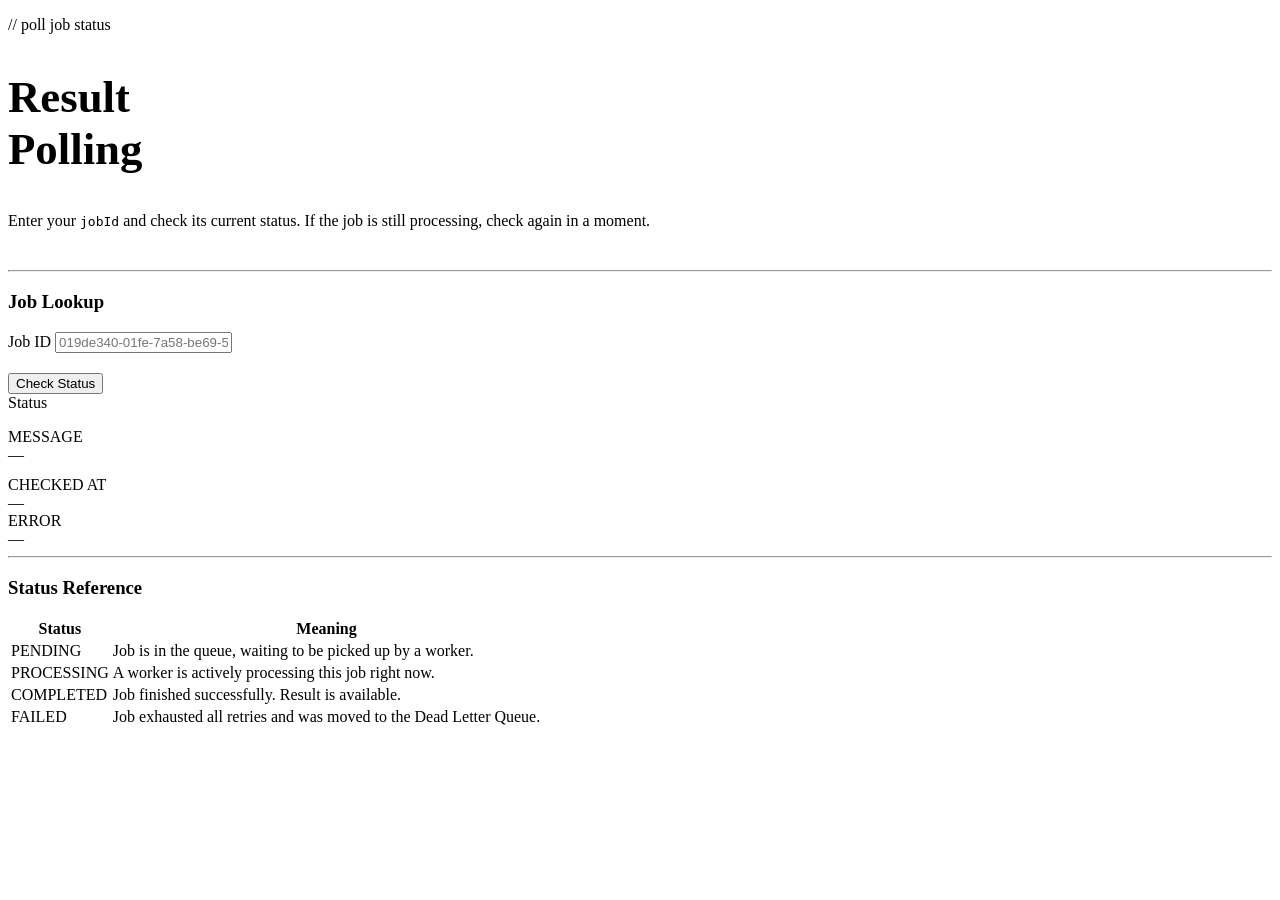
<file: src/main/resources/templates/poll.html>
<!DOCTYPE html>
<html xmlns:th="http://www.thymeleaf.org" lang="en">
<head>
    <meta charset="UTF-8"/>
    <meta name="viewport" content="width=device-width, initial-scale=1.0"/>
    <title>Poll Result — Traffic Control Service</title>
    <link rel="stylesheet" th:href="@{/css/style.css}"/>
    <link rel="icon" type="image/svg+xml" th:href="@{/favicon.svg}"/>
</head>
<body>

<div th:replace="~{fragments/navbar :: navbar(activePage='poll')}"></div>

<main>
    <section class="hero" style="padding-bottom:1rem;">
        <p class="hero-label">// poll job status</p>
        <h1 style="font-size:clamp(1.8rem,4vw,2.8rem);">Result<br/>Polling</h1>
        <p class="hero-sub">
            Enter your <code>jobId</code> and check its current status.
            If the job is still processing, check again in a moment.
        </p>
    </section>

    <hr class="divider"/>

    <!-- FORM -->
    <h3>Job Lookup</h3>
    <div class="card" style="margin-top:0.75rem; max-width:600px;">
        <div style="margin-bottom:1.25rem;">
            <label for="jobId">Job ID</label>
            <input type="text" id="jobId" placeholder="019de340-01fe-7a58-be69-567cd7d6b7d4"
                   onkeydown="if(event.key==='Enter') pollJob()"/>
        </div>
        <button class="btn btn-primary" id="pollBtn" onclick="pollJob()">
            <span class="spinner" id="pollSpinner"></span>
            <span id="pollLabel">Check Status</span>
        </button>
    </div>

    <!-- RESULT -->
    <div class="result-box" id="resultBox" style="max-width:600px;">
        <div style="display:flex; justify-content:space-between; align-items:center; margin-bottom:1rem;">
            <span class="result-label">Status</span>
            <span class="badge" id="statusBadge"></span>
        </div>

        <div id="messageRow" style="margin-bottom:0.75rem;">
            <span class="result-label">MESSAGE</span><br/>
            <span class="result-value" id="messageValue">—</span>
        </div>

        <div id="resultRow" style="display:none; margin-bottom:0.75rem;">
            <span class="result-label">RESULT</span><br/>
            <span class="result-value mono" id="resultValue">—</span>
        </div>

        <div id="checkedRow">
            <span class="result-label">CHECKED AT</span><br/>
            <span class="result-value" id="checkedAt">—</span>
        </div>
    </div>

    <!-- ERROR -->
    <div class="result-box error" id="errorBox" style="max-width:600px;">
        <span class="result-label">ERROR</span><br/>
        <span class="result-value" id="errorValue">—</span>
    </div>

    <hr class="divider"/>

    <!-- STATUS GUIDE -->
    <h3>Status Reference</h3>
    <div class="card" style="padding:0; overflow:hidden; margin-top:0.75rem; max-width:600px;">
        <table>
            <thead>
            <tr>
                <th>Status</th>
                <th>Meaning</th>
            </tr>
            </thead>
            <tbody>
            <tr>
                <td><span class="badge badge-amber">PENDING</span></td>
                <td>Job is in the queue, waiting to be picked up by a worker.</td>
            </tr>
            <tr>
                <td><span class="badge badge-blue">PROCESSING</span></td>
                <td>A worker is actively processing this job right now.</td>
            </tr>
            <tr>
                <td><span class="badge badge-green">COMPLETED</span></td>
                <td>Job finished successfully. Result is available.</td>
            </tr>
            <tr>
                <td><span class="badge badge-red">FAILED</span></td>
                <td>Job exhausted all retries and was moved to the Dead Letter Queue.</td>
            </tr>
            </tbody>
        </table>
    </div>
</main>

<script>
    // Pre-fill jobId if passed as query param (linked from submit page)
    window.addEventListener('DOMContentLoaded', () => {
        const params = new URLSearchParams(window.location.search);
        const jobId  = params.get('jobId');
        if (jobId) {
            document.getElementById('jobId').value = jobId;
            pollJob();
        }
    });

    async function pollJob() {
        const jobId = document.getElementById('jobId').value.trim();

        // 1. Basic empty check
        if (!jobId) {
            showLocalError('Please enter a job ID.');
            return;
        }

        // 2. UUIDv7 Regex Validation
        // Format: xxxxxxxx-xxxx-7xxx-yxxx-xxxxxxxxxxxx (where y is 8, 9, a, or b)
        const uuidv7Regex = /^[0-9a-f]{8}-[0-9a-f]{4}-7[0-9a-f]{3}-[89ab][0-9a-f]{3}-[0-9a-f]{12}$/i;
        if (!uuidv7Regex.test(jobId)) {
            showLocalError('Invalid Job ID format. Please provide a valid UUIDv7.');
            return;
        }

        const btn     = document.getElementById('pollBtn');
        const spinner = document.getElementById('pollSpinner');
        const label   = document.getElementById('pollLabel');

        btn.disabled = true;
        spinner.classList.add('show');
        label.textContent = 'Checking...';

        resetUI();

        try {
            const res  = await fetch(`/result/poll?jobId=${encodeURIComponent(jobId)}`);
            const data = await res.json();

            if (res.ok) {
                handleSuccess(data);
            } else {
                // 3. Handle NOT_FOUND (404) and specific Error Codes
                const msg = data.message || data.errorCode || 'Unexpected error';

                if (res.status === 404) {
                    // This captures JOB_EXPIRED_OR_NOT_EXISTS from your backend
                    document.getElementById('errorValue').textContent = msg;
                } else {
                    document.getElementById('errorValue').textContent = `[${res.status}] ${msg}`;
                }
                document.getElementById('errorBox').classList.add('show');
            }

        } catch (e) {
            document.getElementById('errorValue').textContent = 'Could not reach the server. Is the application running?';
            document.getElementById('errorBox').classList.add('show');
        } finally {
            btn.disabled = false;
            spinner.classList.remove('show');
            label.textContent = 'Check Status';
        }
    }

    // Helper: Show local validation errors
    function showLocalError(msg) {
        document.getElementById('errorValue').textContent = msg;
        document.getElementById('errorBox').classList.add('show');
        document.getElementById('resultBox').classList.remove('show');
    }

    // Helper: Reset UI state
    function resetUI() {
        document.getElementById('resultBox').classList.remove('show', 'success', 'error', 'pending');
        document.getElementById('errorBox').classList.remove('show');
        document.getElementById('resultRow').style.display = 'none';
    }

    // Helper: Process successful data
    function handleSuccess(data) {
        const status  = data.apiResponseData?.currentJobStatus ?? '—';
        const message = data.apiResponseData?.message ?? '—';
        const result  = data.apiResponseData?.result;
        const ts      = data.timestamp ?? new Date().toISOString();

        const badge = document.getElementById('statusBadge');
        badge.textContent = status;

        const box = document.getElementById('resultBox');
        box.classList.add('show');

        if (status === 'COMPLETED') {
            badge.className = 'badge badge-green';
            box.classList.add('success');
            if (result) {
                document.getElementById('resultRow').style.display = 'block';
                document.getElementById('resultValue').textContent = result;
            }
        } else if (status === 'FAILED') {
            badge.className = 'badge badge-red';
            box.classList.add('error');
        } else if (status === 'PROCESSING') {
            badge.className = 'badge badge-blue';
            box.classList.add('pending');
        } else {
            badge.className = 'badge badge-amber';
            box.classList.add('pending');
        }

        document.getElementById('messageValue').textContent = message;
        document.getElementById('checkedAt').textContent    = ts;
    }
</script>

</body>
</html>
</file>
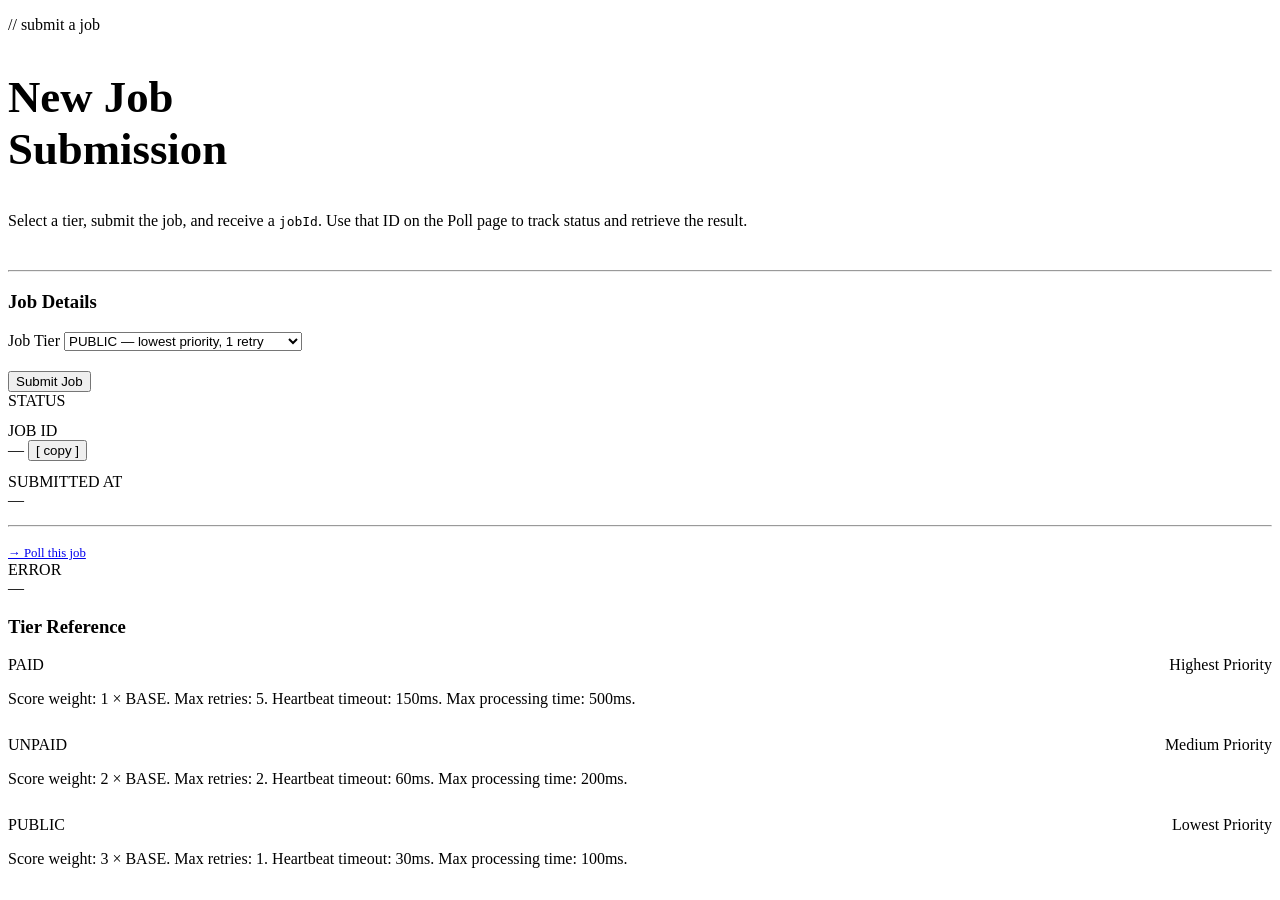
<file: src/main/resources/templates/submit.html>
<!DOCTYPE html>
<html xmlns:th="http://www.thymeleaf.org" lang="en">
<head>
    <meta charset="UTF-8"/>
    <meta name="viewport" content="width=device-width, initial-scale=1.0"/>
    <title>Submit Job — Traffic Control Service</title>
    <link rel="stylesheet" th:href="@{/css/style.css}"/>
    <link rel="icon" type="image/svg+xml" th:href="@{/favicon.svg}"/>
</head>
<body>

<div th:replace="~{fragments/navbar :: navbar(activePage='submit')}"></div>

<main>
    <section class="hero" style="padding-bottom:1rem;">
        <p class="hero-label">// submit a job</p>
        <h1 style="font-size:clamp(1.8rem,4vw,2.8rem);">New Job<br/>Submission</h1>
        <p class="hero-sub">
            Select a tier, submit the job, and receive a <code>jobId</code>.
            Use that ID on the Poll page to track status and retrieve the result.
        </p>
    </section>

    <hr class="divider"/>

    <div class="grid-2" style="align-items:start;">

        <!-- FORM -->
        <div>
            <h3>Job Details</h3>
            <div class="card" style="margin-top:0.75rem;">
                <div style="margin-bottom:1.25rem;">
                    <label for="tier">Job Tier</label>
                    <select id="tier">
                        <option value="public">PUBLIC — lowest priority, 1 retry</option>
                        <option value="unpaid">UNPAID — medium priority, 2 retries</option>
                        <option value="paid">PAID — highest priority, 5 retries</option>
                    </select>
                </div>

                <button class="btn btn-primary" id="submitBtn" onclick="submitJob()">
                    <span class="spinner" id="submitSpinner"></span>
                    <span id="submitLabel">Submit Job</span>
                </button>
            </div>

            <!-- RESULT -->
            <div class="result-box" id="resultBox">
                <div style="margin-bottom:0.75rem;">
                    <span class="result-label">STATUS</span><br/>
                    <span class="badge" id="statusBadge"></span>
                </div>
                <div style="margin-bottom:0.75rem;">
                    <span class="result-label">JOB ID</span><br/>
                    <span class="result-value mono" id="jobIdValue">—</span>
                    <button class="copy-btn" onclick="copyJobId()">[ copy ]</button>
                </div>
                <div>
                    <span class="result-label">SUBMITTED AT</span><br/>
                    <span class="result-value" id="timestampValue">—</span>
                </div>
                <hr class="divider" style="margin:1rem 0;"/>
                <a href="/poll" class="btn btn-outline" style="font-size:0.8rem;" id="pollLink">→ Poll this job</a>
            </div>

            <!-- ERROR -->
            <div class="result-box error" id="errorBox">
                <span class="result-label">ERROR</span><br/>
                <span class="result-value" id="errorValue">—</span>
            </div>
        </div>

        <!-- TIER INFO -->
        <div>
            <h3>Tier Reference</h3>
            <div style="display:flex; flex-direction:column; gap:0.75rem; margin-top:0.75rem;">
                <div class="card" id="info-paid">
                    <div style="display:flex; justify-content:space-between; align-items:center; margin-bottom:0.5rem;">
                        <span class="result-value">PAID</span>
                        <span class="badge badge-green">Highest Priority</span>
                    </div>
                    <p>Score weight: 1 × BASE. Max retries: 5. Heartbeat timeout: 150ms. Max processing time: 500ms.</p>
                </div>
                <div class="card" id="info-unpaid">
                    <div style="display:flex; justify-content:space-between; align-items:center; margin-bottom:0.5rem;">
                        <span class="result-value">UNPAID</span>
                        <span class="badge badge-blue">Medium Priority</span>
                    </div>
                    <p>Score weight: 2 × BASE. Max retries: 2. Heartbeat timeout: 60ms. Max processing time: 200ms.</p>
                </div>
                <div class="card" id="info-public">
                    <div style="display:flex; justify-content:space-between; align-items:center; margin-bottom:0.5rem;">
                        <span class="result-value">PUBLIC</span>
                        <span class="badge badge-muted">Lowest Priority</span>
                    </div>
                    <p>Score weight: 3 × BASE. Max retries: 1. Heartbeat timeout: 30ms. Max processing time: 100ms.</p>
                </div>
            </div>
        </div>
    </div>
</main>

<script>
    async function submitJob() {
        const tier = document.getElementById('tier').value;
        const btn  = document.getElementById('submitBtn');
        const spinner = document.getElementById('submitSpinner');
        const label   = document.getElementById('submitLabel');

        btn.disabled = true;
        spinner.classList.add('show');
        label.textContent = 'Submitting...';

        document.getElementById('resultBox').classList.remove('show');
        document.getElementById('errorBox').classList.remove('show');

        try {
            const res  = await fetch(`/${tier}/submit`, { method: 'POST' });
            const data = await res.json();

            if (res.ok) {
                const jobId     = data.apiResponseData?.jobId ?? '—';
                const status    = data.apiResponseData?.currentJobStatus ?? '—';
                const timestamp = data.timestamp ?? '—';

                document.getElementById('jobIdValue').textContent    = jobId;
                document.getElementById('timestampValue').textContent = timestamp;

                const badge = document.getElementById('statusBadge');
                badge.textContent = status;
                badge.className   = 'badge badge-amber';

                document.getElementById('pollLink').href = `/poll?jobId=${jobId}`;

                const box = document.getElementById('resultBox');
                box.classList.add('show', 'pending');
            } else {
                const msg = data.message ?? data.errorCode ?? 'Unexpected error';
                document.getElementById('errorValue').textContent = `[${res.status}] ${msg}`;
                document.getElementById('errorBox').classList.add('show');
            }
        } catch (e) {
            document.getElementById('errorValue').textContent = 'Could not reach the server. Is the application running?';
            document.getElementById('errorBox').classList.add('show');
        } finally {
            btn.disabled = false;
            spinner.classList.remove('show');
            label.textContent = 'Submit Job';
        }
    }

    function copyJobId() {
        const val = document.getElementById('jobIdValue').textContent;
        navigator.clipboard.writeText(val).then(() => {
            const btn = document.querySelector('.copy-btn');
            btn.textContent = '[ copied! ]';
            setTimeout(() => btn.textContent = '[ copy ]', 1500);
        });
    }
</script>

</body>
</html>
</file>
